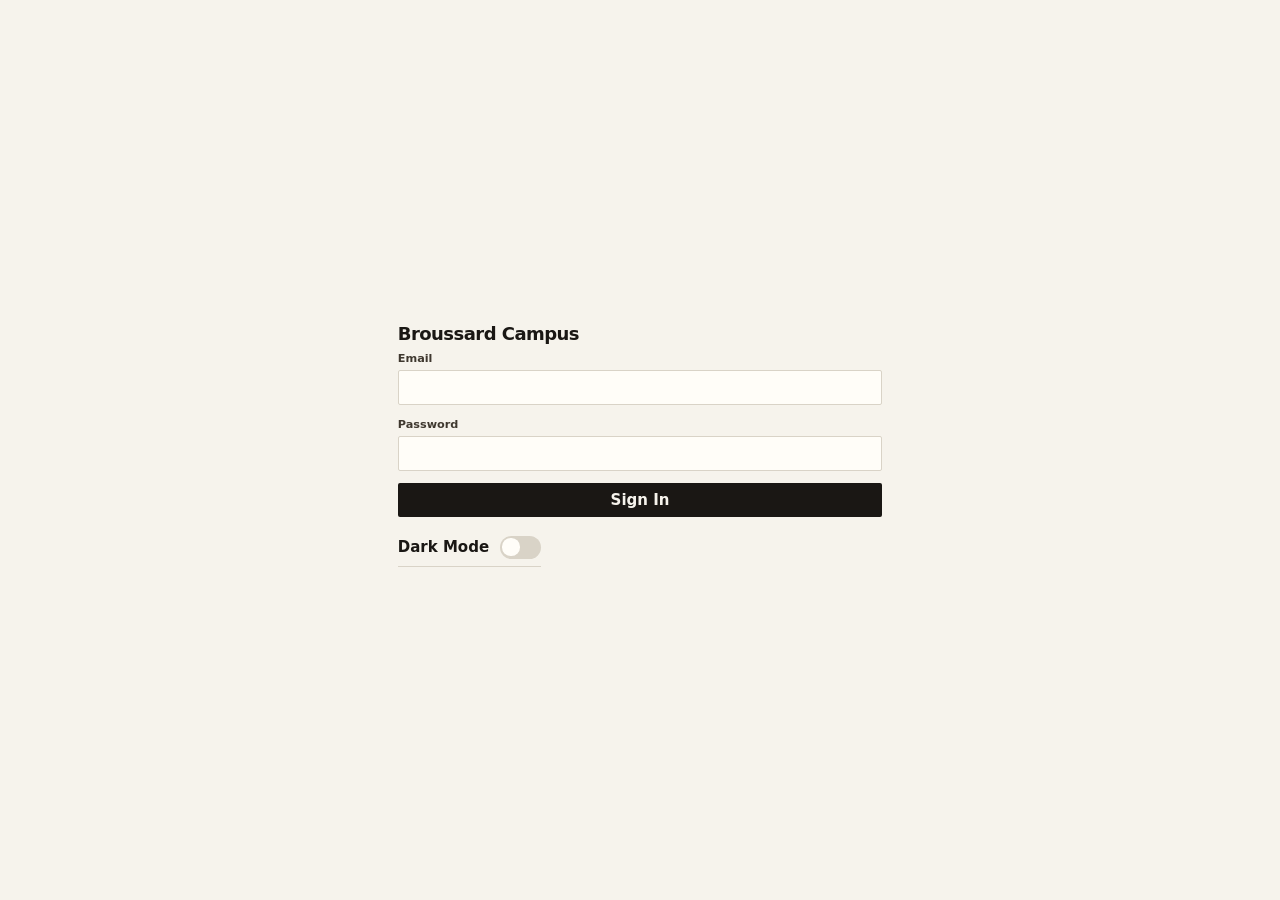
<file: index.html>
<!DOCTYPE html>
<html lang="en">
<head>
  <meta charset="utf-8">
  <meta name="viewport" content="width=device-width, initial-scale=1">
  <title>Broussard Campus</title>
  <script>
    try {
      if (localStorage.getItem("jsw.theme") === "dark") document.documentElement.setAttribute("data-theme", "dark");
    } catch (error) {}
  </script>
  <link rel="stylesheet" href="styles.css?v=36">
</head>
<body>
  <div id="app"></div>
  <script src="config.js?v=2"></script>
  <script src="model.js?v=18"></script>
  <script src="supabase.js?v=1"></script>
  <script src="app.js?v=44"></script>
</body>
</html>
</file>
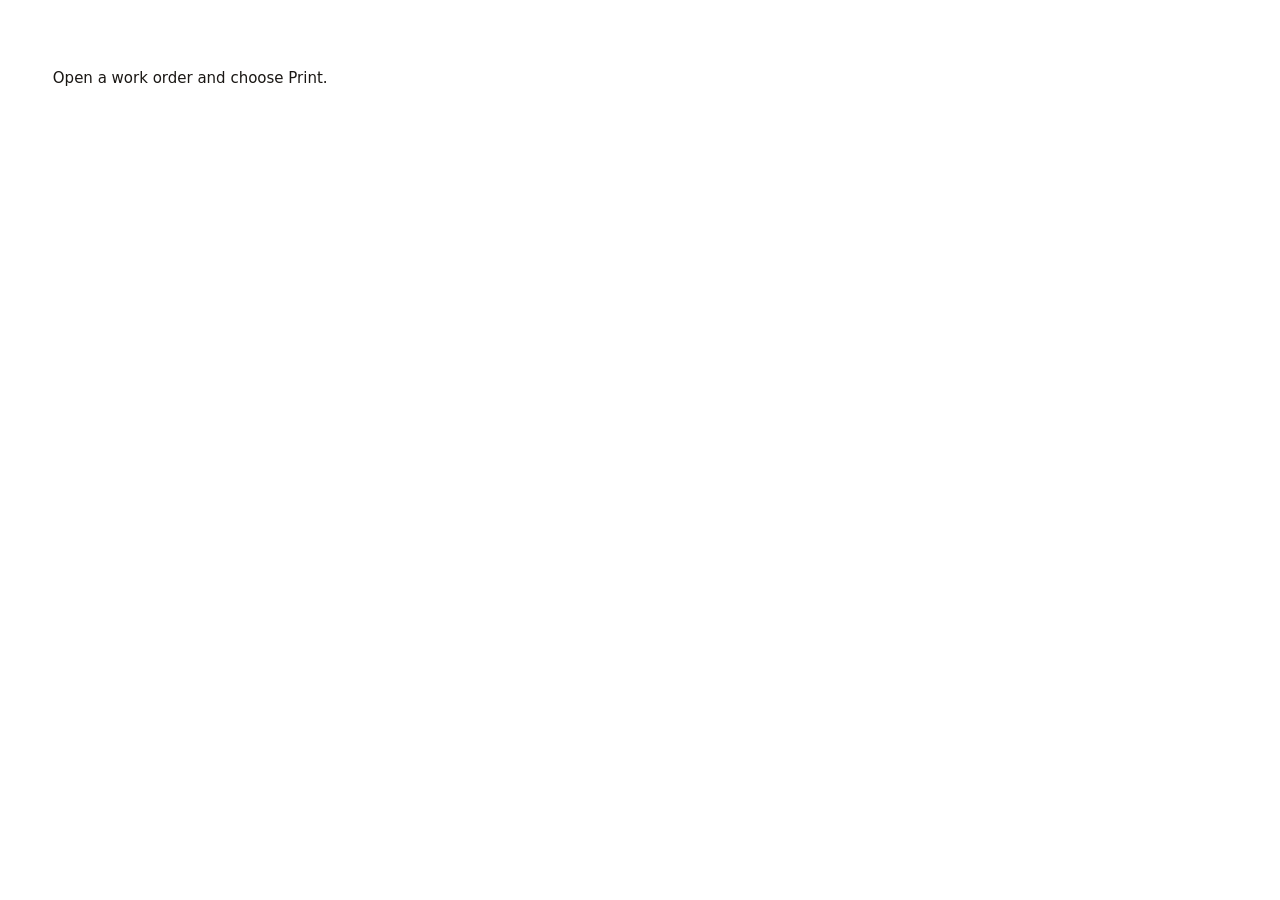
<file: print.html>
<!DOCTYPE html>
<html lang="en">
<head>
  <meta charset="utf-8">
  <meta name="viewport" content="width=device-width, initial-scale=1">
  <title>Print work order</title>
  <link rel="stylesheet" href="styles.css?v=15">
  <style>
    html, body.print-page {
      margin: 0;
      background: #fff;
      color: #1a1714;
    }
    body.print-page {
      padding: 0.55in;
    }
    @media print {
      body.print-page { padding: 0; }
      .print-sheet {
        max-width: none;
        margin: 0;
        padding: 0;
        box-shadow: none;
        border-radius: 0;
      }
    }
  </style>
</head>
<body class="print-page">
  <p class="print-missing">Open a work order and choose Print.</p>
  <script>
    (function () {
      var params = new URLSearchParams(window.location.search);
      var raw = params.get("job");
      if (!raw) return;
      var job = JSON.parse(raw);
      document.title = job.title || "Work order";
      document.body.innerHTML = job.html || "";
      function startPrint() {
        setTimeout(function () { window.print(); }, 250);
      }
      if (document.readyState === "complete") startPrint();
      else window.addEventListener("load", startPrint);
    })();
  </script>
</body>
</html>
</file>
<file: styles.css>
:root {
  --bg: #f6f3ec;
  --surface: #fffdf8;
  --ink: #1a1714;
  --muted: #3f382f;
  --line: #1a1714;
  --line-soft: #d9d3c7;
  --accent: #1a1714;
  --accent-ink: #f6f3ec;
  --danger: #9f1239;
  --danger-ink: #fff;
  --chip-fg: #fff;
  --c-over: #9f1239;
  --c-go: #0f6b4c;
  --c-new: #1d4e89;
  --c-wait: #c05621;
  --c-done: #5b3f86;
  --c-muted: #5c5348;
  --error-bg: #fdecec;
  --error-fg: #7f1d1d;
  --ok-bg: #e5f6ee;
  --ok-fg: #14532d;
  --shadow: none;
  --radius: 2px;
  color: var(--ink);
  background: var(--bg);
  color-scheme: light;
  font-family: "Segoe UI Variable", "Segoe UI", ui-sans-serif, system-ui, sans-serif;
  font-size: 15px;
  line-height: 1.35;
}

:root[data-theme="dark"] {
  --bg: #121418;
  --surface: #1c2128;
  --ink: #f4f0e6;
  --muted: #ddd6c8;
  --line: #f4f0e6;
  --line-soft: #3a414c;
  --accent: #f4f0e6;
  --accent-ink: #121418;
  --danger: #ffb4a2;
  --danger-ink: #121418;
  --chip-fg: #121418;
  --c-over: #ffb4a2;
  --c-go: #8ee0c2;
  --c-new: #b9cdf7;
  --c-wait: #f0c078;
  --c-done: #d4c4f5;
  --c-muted: #c9c1b2;
  --error-bg: #3a2424;
  --error-fg: #ffd0d0;
  --ok-bg: #1a332b;
  --ok-fg: #c8f3df;
  color-scheme: dark;
}

* { box-sizing: border-box; }

body {
  margin: 0;
  min-height: 100dvh;
  background: var(--bg);
  color: var(--ink);
}

button, input, select, textarea { font: inherit; color: inherit; }

button { cursor: pointer; }

#app {
  max-width: 34rem;
  margin: 0 auto;
  padding: max(0.75rem, env(safe-area-inset-top)) 0.85rem max(1rem, env(safe-area-inset-bottom));
}

header { display: grid; gap: 0.65rem; margin-bottom: 0.35rem; }

.sr-only {
  position: absolute;
  width: 1px;
  height: 1px;
  padding: 0;
  margin: -1px;
  overflow: hidden;
  clip: rect(0, 0, 0, 0);
  white-space: nowrap;
  border: 0;
}

.mast { margin: 0.4rem 0 0.2rem; }

.gate {
  min-height: calc(100dvh - max(1rem, env(safe-area-inset-top)) - max(1.25rem, env(safe-area-inset-bottom)));
  display: flex;
  flex-direction: column;
  justify-content: center;
}

.gate-copy { margin: 0 0 0.15rem; }

.gate-lead {
  margin: 0.35rem 0 0;
  color: var(--muted);
  font-size: 1.05rem;
}

.gate .banner { margin-top: 0.9rem; }

.gate button.switch {
  width: auto;
  align-self: flex-start;
  margin: 0.15rem 0 0;
  gap: 0.75rem;
  border-color: var(--line-soft);
  font-weight: 600;
}

.setup {
  margin: 0;
  color: var(--muted);
  font-size: 0.92rem;
}

h1, h2, h3 { margin: 0; letter-spacing: -0.03em; }

h1 { font-size: 1.2rem; font-weight: 650; }

h2 { font-size: 1.2rem; font-weight: 650; line-height: 1.25; }

h3 {
  margin-bottom: 0.35rem;
  font-size: 0.72rem;
  font-weight: 650;
  color: var(--muted);
}

.who { margin: 0.05rem 0 0; color: var(--muted); font-size: 0.82rem; }

.topbar, .page-head, .actions, .job-top {
  display: flex;
  align-items: center;
  justify-content: space-between;
  gap: 0.75rem;
}

.page-head {
  margin: 0.15rem 0 1rem;
  min-height: 1.5rem;
}

.job-top { align-items: center; width: 100%; }

.job-top strong,
.job-top h2 { min-width: 0; }

.job-top .chip { margin-left: auto; }

label {
  display: grid;
  gap: 0.25rem;
  font-size: 0.75rem;
  font-weight: 600;
  color: var(--muted);
}

input, select, textarea {
  width: 100%;
  padding: 0.45rem 0.6rem;
  border: 1px solid var(--line-soft);
  border-radius: 2px;
  background: var(--surface);
  color: var(--ink);
  font-size: 0.95rem;
  font-weight: 450;
}

textarea { min-height: 4.25rem; resize: vertical; }

select {
  appearance: none;
  background-image: url("data:image/svg+xml,%3Csvg xmlns='http://www.w3.org/2000/svg' width='12' height='8' viewBox='0 0 12 8'%3E%3Cpath fill='none' stroke='%231a1714' stroke-width='1.6' d='M1 1.5 6 6.5 11 1.5'/%3E%3C/svg%3E");
  background-repeat: no-repeat;
  background-position: right 0.8rem center;
  padding-right: 2.2rem;
}

:root[data-theme="dark"] select {
  color-scheme: dark;
  background-color: var(--surface);
  color: var(--ink);
  background-image: url("data:image/svg+xml,%3Csvg xmlns='http://www.w3.org/2000/svg' width='12' height='8' viewBox='0 0 12 8'%3E%3Cpath fill='none' stroke='%23f4f0e6' stroke-width='1.6' d='M1 1.5 6 6.5 11 1.5'/%3E%3C/svg%3E");
}

select option {
  background-color: var(--surface);
  color: var(--ink);
}

input:focus, select:focus, textarea:focus, button:focus-visible {
  outline: 2px solid var(--ink);
  outline-offset: 2px;
}

button, .button {
  min-height: 2.25rem;
  padding: 0.35rem 0.7rem;
  border: 1px solid transparent;
  border-radius: 2px;
  background: var(--accent);
  color: var(--accent-ink);
  font-weight: 600;
  text-decoration: none;
  display: inline-flex;
  align-items: center;
  justify-content: center;
}

button.secondary, .button.secondary {
  background: var(--surface);
  color: var(--ink);
  border-color: var(--line-soft);
}

button.text {
  min-height: 1.75rem;
  padding: 0.1rem 0;
  border-color: transparent;
  border-radius: 0;
  background: transparent;
  color: var(--ink);
  font-weight: 650;
  justify-content: flex-start;
}

button.text.danger {
  background: transparent;
  color: var(--danger);
  border-color: transparent;
}

button.danger { background: var(--danger); color: var(--danger-ink); border-color: transparent; }

button:disabled { opacity: 0.55; cursor: wait; }

.topbar > div:first-child { min-width: 0; }

.header-actions {
  display: flex;
  align-items: center;
  gap: 0.45rem;
  flex: none;
}

.topbar .secondary { min-height: 2.4rem; padding-inline: 0.8rem; }

button.icon {
  width: 2.4rem;
  min-width: 2.4rem;
  height: 2.4rem;
  padding: 0;
  border-radius: 0;
  background: transparent;
  color: var(--ink);
  border: none;
}

button.icon svg { width: 18px; height: 18px; }

.sheet-backdrop {
  position: fixed;
  inset: 0;
  z-index: 5;
  display: flex;
  align-items: flex-end;
  justify-content: center;
  background: rgba(0, 0, 0, 0.45);
}

.sheet {
  width: min(34rem, 100%);
  display: grid;
  gap: 0.8rem;
  padding: 1rem 1rem max(1.2rem, env(safe-area-inset-bottom));
  border-radius: 0;
  background: var(--surface);
  color: var(--ink);
  border: 1px solid var(--line-soft);
}

.sheet .sign-out { width: 100%; }

button.switch {
  width: 100%;
  justify-content: space-between;
  background: transparent;
  color: var(--ink);
  border: none;
  border-bottom: 1px solid var(--line-soft);
  border-radius: 0;
  min-height: 2.5rem;
  padding-inline: 0;
  font-weight: 600;
}

.knob {
  width: 2.7rem;
  height: 1.5rem;
  border-radius: 999px;
  background: var(--line-soft);
  position: relative;
  flex: none;
}

.knob::after {
  content: "";
  position: absolute;
  top: 2px;
  left: 2px;
  width: 1.15rem;
  height: 1.15rem;
  border-radius: 50%;
  background: var(--surface);
}

.switch[aria-pressed="true"] .knob { background: var(--accent); }

.switch[aria-pressed="true"] .knob::after {
  left: auto;
  right: 2px;
  background: var(--accent-ink);
}

.access { display: grid; gap: 0.55rem; margin-top: 0.9rem; }
.access .switch { width: 100%; justify-content: space-between; }

.name-form {
  display: grid;
  grid-template-columns: 1fr auto;
  gap: 0.55rem;
  align-items: end;
}

.dock {
  margin-top: 1rem;
}

.dock > .add { width: 100%; min-height: 2.4rem; font-size: 0.95rem; }

.tabs {
  display: grid;
  grid-template-columns: 1fr 1fr 1fr;
  gap: 0.4rem;
  margin-top: 0.45rem;
}

.tabs button {
  background: transparent;
  color: var(--muted);
  border-color: transparent;
  border-radius: 0;
  min-height: 2.2rem;
  font-weight: 600;
}

.tabs button[aria-current="page"] {
  background: transparent;
  color: var(--ink);
  box-shadow: inset 0 -2px 0 var(--ink);
}

.view-switch {
  display: flex;
  gap: 1.15rem;
  margin: 0.1rem 0 0.15rem;
}

.view-switch button {
  min-height: 1.8rem;
  padding: 0.1rem 0;
  border: none;
  border-radius: 0;
  background: transparent;
  color: var(--muted);
  font-weight: 650;
}

.view-switch button[aria-current="page"] {
  color: var(--ink);
  box-shadow: inset 0 -2px 0 var(--ink);
}

.page-title { margin: 0.15rem 0 0.35rem; font-size: 1.15rem; }

.home-switch { margin-top: 0.2rem; }

.activity-day { margin: 0.85rem 0 0.15rem; }

.activity .activity-day:first-child { margin-top: 0.35rem; }

button.day-line .activity-text { color: var(--ink); font-size: 0.9rem; }

.menu { border-bottom: 1px solid var(--line-soft); }

.menu-toggle {
  width: 100%;
  min-height: 2.4rem;
  padding: 0.45rem 0;
  border: none;
  border-radius: 0;
  background: transparent;
  color: var(--ink);
  font-weight: 650;
  display: flex;
  align-items: center;
  justify-content: space-between;
}

.menu-meta {
  color: var(--muted);
  font-size: 0.82rem;
  font-weight: 600;
}

.menu-body { padding-bottom: 0.25rem; }

.menu-body .card-button:last-child { border-bottom: none; }

.day-sheet { margin-top: 0.7rem; }

.day-sheet h3 { margin-bottom: 0.25rem; }

button.day-line {
  width: 100%;
  min-height: 0;
  padding: 0.55rem 0 0.55rem 0.7rem;
  border: none;
  border-left: 3px solid var(--tone, var(--line-soft));
  border-bottom: 1px solid var(--line-soft);
  border-radius: 0;
  background: transparent;
  color: var(--ink);
  font-weight: 450;
  display: grid;
  justify-items: start;
  gap: 0.1rem;
  text-align: left;
}

button.day-line strong { font-size: 0.98rem; }

button.day-line span { color: var(--muted); font-size: 0.82rem; }

.month-bar {
  display: flex;
  align-items: center;
  justify-content: space-between;
  gap: 0.5rem;
  margin: 0.55rem 0 0.15rem;
}

.month-bar h2 { font-size: 1.05rem; }

.month-bar .text { min-width: 2.8rem; justify-content: center; }

.cal {
  display: grid;
  grid-template-columns: repeat(7, minmax(0, 1fr));
}

.cal-dow {
  text-align: center;
  padding: 0.35rem 0;
  color: var(--muted);
  font-size: 0.68rem;
  font-weight: 650;
  letter-spacing: 0.04em;
}

button.cal-day {
  width: 100%;
  min-height: 2.65rem;
  padding: 0.22rem 0 0.12rem;
  border: none;
  border-radius: 0;
  background: transparent;
  color: var(--ink);
  font-weight: 500;
  display: flex;
  flex-direction: column;
  align-items: center;
  justify-content: flex-start;
  gap: 0.08rem;
}

button.cal-day.outside { color: var(--muted); }

button.cal-day.today .cal-num { font-weight: 750; }

button.cal-day[aria-pressed="true"] .cal-num {
  font-weight: 750;
  box-shadow: inset 0 -2px 0 var(--ink);
}

.cal-count {
  font-size: 0.62rem;
  line-height: 1;
  font-weight: 650;
  color: var(--muted);
}

button.cal-day .cal-count.overdue { color: var(--c-over); }

.card, form.card, .banner, .empty {
  background: transparent;
  border: none;
  border-radius: 0;
  padding: 0;
  margin: 0.7rem 0;
}

:root, :root[data-theme="dark"] { --card-line: var(--line-soft); }

.card { display: grid; gap: 0.35rem; }

.record {
  display: grid;
  gap: 0.35rem;
  margin: 0 0 0.2rem;
  padding: 0 0 0.15rem 0.75rem;
  border-left: 3px solid var(--tone, var(--line-soft));
}

.record p, .card p, form.card p { margin: 0; }

.record .where { margin-top: 0.05rem; font-size: 1rem; }

.lead { margin-top: 0.35rem; line-height: 1.45; }

.spec {
  display: grid;
  grid-template-columns: 5.4rem minmax(0, 1fr);
  gap: 0.4rem 0.7rem;
  margin: 0.55rem 0 0.15rem;
  align-items: center;
}

.spec dt {
  margin: 0;
  color: var(--muted);
  font-size: 0.68rem;
  font-weight: 650;
}

.spec dd { margin: 0; min-width: 0; }

.spec select,
.spec select:focus,
:root[data-theme="dark"] .spec select,
:root[data-theme="dark"] .spec select:focus {
  min-height: 2rem;
  padding-left: 0;
  border: none;
  border-bottom: 1px solid var(--line-soft);
  border-radius: 0;
  background-color: var(--bg);
  color: var(--ink);
}

.spec select option,
:root[data-theme="dark"] .spec select option {
  background-color: var(--bg);
  color: var(--ink);
}

.spec .text, .links .text { display: inline-flex; min-height: 0; font-weight: 600; }

.follower { margin-right: 0.7rem; }

.follower-add { display: block; margin-top: 0.15rem; }

section.card,
#status-form,
#note-form {
  background: transparent;
  border: none;
  border-radius: 0;
  border-top: 1px solid var(--line-soft);
  padding: 0.9rem 0 0.15rem;
  margin: 0.55rem 0 0;
  gap: 0.55rem;
}

.links { display: flex; flex-wrap: wrap; gap: 1rem; margin: 0.15rem 0 0; }

#sign-in, #order-form, #equipment-form { gap: 0.8rem; margin-top: 0.2rem; }

#sign-in button[type="submit"],
#order-form button[type="submit"],
#equipment-form button[type="submit"],
#status-form button[type="submit"],
#note-form button[type="submit"] { width: 100%; }

#order-form .actions, #equipment-form .actions { display: grid; grid-template-columns: 1fr; gap: 0.15rem; }

#order-form .actions .text, #equipment-form .actions .text { justify-content: center; width: 100%; }

button.card, .card-button {
  width: 100%;
  text-align: left;
  background: transparent;
  color: var(--ink);
  border: none;
  border-radius: 0;
  border-bottom: 1px solid var(--line-soft);
  border-left: 3px solid var(--tone, var(--line-soft));
  display: grid;
  grid-template-columns: minmax(0, 1fr);
  justify-content: stretch;
  justify-items: stretch;
  gap: 0.12rem;
  margin: 0;
  padding: 0.75rem 0.15rem 0.75rem 0.7rem;
  font-weight: 450;
}

.card-button strong { font-size: 0.98rem; letter-spacing: -0.02em; }

.where { font-size: 0.88rem; }

.facts { font-size: 0.78rem; }

.facts, .meta, .activity, .muted, .who { color: var(--muted); font-weight: 400; }

.banner { box-shadow: none; padding: 0.55rem 0.65rem; }

.banner.error { background: var(--error-bg); border-color: transparent; color: var(--error-fg); }

button.banner {
  width: 100%;
  justify-content: flex-start;
  text-align: left;
  font-weight: 600;
  white-space: normal;
}

.budget-alerts { display: grid; gap: 0.35rem; margin: 0.35rem 0 0.6rem; }

.code-row {
  display: grid;
  grid-template-columns: 1fr 0.8fr auto;
  gap: 0.45rem;
  align-items: end;
}

.tracker { display: grid; gap: 0.2rem; }

.tracker-top {
  display: flex;
  justify-content: space-between;
  gap: 0.5rem;
  font-size: 0.86rem;
}

.track {
  height: 0.35rem;
  background: var(--line-soft);
  border-radius: 2px;
}

.track > span { display: block; height: 100%; background: var(--c-go); }

.tracker.over .track > span { background: var(--c-over); }

.tracker p { margin: 0; color: var(--muted); font-size: 0.82rem; }

.banner.ok { background: var(--ok-bg); border-color: transparent; color: var(--ok-fg); }

.empty {
  text-align: left;
  color: var(--muted);
  padding: 0.4rem 0;
}

.chip {
  display: inline-flex;
  align-items: center;
  flex: none;
  padding: 0.08rem 0.38rem;
  border-radius: 2px;
  background: var(--c-muted);
  color: var(--chip-fg);
  font-size: 0.68rem;
  font-weight: 650;
  letter-spacing: 0.02em;
}

.tone-overdue { --tone: var(--c-over); }
.tone-in_progress, .tone-active { --tone: var(--c-go); }
.tone-new { --tone: var(--c-new); }
.tone-waiting { --tone: var(--c-wait); }
.tone-done { --tone: var(--c-done); }
.tone-canceled, .tone-retired { --tone: var(--c-muted); }
.chip.overdue { background: var(--c-over); }
.chip.in_progress, .chip.active { background: var(--c-go); }
.chip.new { background: var(--c-new); }
.chip.waiting { background: var(--c-wait); }
.chip.done { background: var(--c-done); }
.chip.canceled, .chip.retired { background: var(--c-muted); }

.filters {
  display: grid;
  grid-template-columns: 1fr 1fr;
  gap: 0.65rem;
  margin: 0.35rem 0 0.2rem;
}

fieldset {
  margin: 0.15rem 0 0;
  border: none;
  border-top: 1px solid var(--line-soft);
  border-radius: 0;
  padding: 0.75rem 0 0;
}

legend { padding: 0; font-size: 0.72rem; font-weight: 650; color: var(--muted); }

fieldset label {
  display: flex;
  align-items: center;
  gap: 0.65rem;
  padding: 0.45rem 0;
  font-size: 0.95rem;
  font-weight: 500;
  color: var(--ink);
}

fieldset input[type="checkbox"] {
  width: 1.15rem;
  height: 1.15rem;
  margin: 0;
  accent-color: var(--ink);
}

.actions { justify-content: flex-start; flex-wrap: wrap; gap: 0.85rem; }

.file-row {
  display: grid;
  gap: 0.3rem;
  padding: 0.75rem 0;
  border-top: 1px solid var(--line-soft);
}

.file-row button[data-action="open-file"] {
  justify-content: flex-start;
  min-height: 0;
  padding: 0;
  background: transparent;
  color: var(--ink);
  border-color: transparent;
  font-weight: 700;
}

dialog {
  border: 1px solid var(--line-soft);
  border-radius: 2px;
  padding: 1.1rem;
  max-width: 24rem;
  width: calc(100% - 2rem);
  background: var(--surface);
  color: var(--ink);
}

dialog::backdrop { background: rgba(0, 0, 0, 0.55); }

dialog img {
  width: 100%;
  max-width: 100%;
  border-radius: 12px;
  margin: 0.4rem 0;
}

ul { margin: 0.2rem 0; padding-left: 1.1rem; }

.activity { list-style: none; margin: 0; padding: 0; }

.activity li {
  margin: 0;
  padding: 0.45rem 0 0.45rem 0.75rem;
  border-left: 2px solid var(--line-soft);
  font-size: 0.88rem;
  line-height: 1.35;
}

input[type="file"] {
  padding: 0.2rem 0;
  border: none;
  background: transparent;
  font-size: 0.9rem;
}

.print-preview {
  position: fixed;
  inset: 0;
  z-index: 8;
  overflow: auto;
  background: #14110e;
  padding: 0 0.75rem max(1.25rem, env(safe-area-inset-bottom));
}

.print-toolbar {
  position: sticky;
  top: 0;
  z-index: 1;
  display: flex;
  gap: 0.55rem;
  max-width: 40rem;
  margin: 0 auto;
  padding: max(0.75rem, env(safe-area-inset-top)) 0 0.75rem;
  background: #14110e;
}

.print-toolbar button { flex: 1; }

.print-sheet {
  display: block;
  max-width: 40rem;
  margin: 0 auto;
  padding: 1.25rem 1.15rem 1.35rem;
  background: #fff;
  color: #1a1714;
  border-radius: 4px;
  box-shadow: 0 18px 44px rgba(0, 0, 0, 0.2);
}

.print-brand {
  display: flex;
  align-items: center;
  gap: 0.85rem;
  padding-bottom: 0.85rem;
  border-bottom: 2px solid #1a1714;
}

.print-logo {
  width: 3.1rem;
  height: 3.1rem;
  flex: none;
  display: block;
}

#print-root { display: none; }

body.printing {
  background: #fff !important;
}

body.printing > :not(#print-root) {
  display: none !important;
}

body.printing #print-root,
body.printing #print-root .print-sheet {
  display: block !important;
  position: static !important;
  width: auto;
  max-width: none;
  height: auto;
  margin: 0;
  overflow: visible;
  background: #fff !important;
  color: #1a1714 !important;
  box-shadow: none;
  border-radius: 0;
}

.print-campus {
  margin: 0;
  font-size: 1.35rem;
  font-weight: 750;
  letter-spacing: -0.03em;
  line-height: 1.1;
}

.print-doc {
  margin: 0.15rem 0 0;
  color: #5c5348;
  font-size: 0.82rem;
  font-weight: 700;
}

.print-title {
  display: flex;
  align-items: flex-start;
  justify-content: space-between;
  gap: 0.75rem;
  margin-top: 1rem;
}

.print-id {
  margin: 0;
  color: #5c5348;
  font-size: 0.78rem;
  font-weight: 800;
  letter-spacing: 0.08em;
}

.print-sheet h1 {
  margin: 0.12rem 0 0;
  font-size: 1.7rem;
  line-height: 1.15;
}

.print-where {
  margin: 0.25rem 0 0;
  font-size: 1.05rem;
}

.print-status {
  flex: none;
  margin: 0.15rem 0 0;
  padding: 0.28rem 0.6rem;
  border-radius: 999px;
  background: #1d4e89;
  color: #fff;
  font-size: 0.72rem;
  font-weight: 800;
  -webkit-print-color-adjust: exact;
  print-color-adjust: exact;
}

.print-status.in_progress { background: #0f6b4c; }
.print-status.waiting { background: #c05621; }
.print-status.done { background: #5b3f86; }
.print-status.canceled { background: #5c5348; }
.print-status.overdue { background: #9f1239; }

.print-facts {
  display: grid;
  grid-template-columns: 1fr 1fr;
  margin-top: 1rem;
  border-top: 1px solid #d9d3c7;
  border-left: 1px solid #d9d3c7;
}

.print-fact {
  padding: 0.55rem 0.7rem 0.6rem;
  border-right: 1px solid #d9d3c7;
  border-bottom: 1px solid #d9d3c7;
}

.print-fact.wide { grid-column: 1 / -1; }

.print-fact span {
  display: block;
  color: #5c5348;
  font-size: 0.68rem;
  font-weight: 800;
}

.print-fact strong {
  display: block;
  margin-top: 0.18rem;
  font-size: 1rem;
  font-weight: 650;
}

.print-block { margin-top: 1.05rem; }

.print-block h2 {
  margin: 0 0 0.35rem;
  font-size: 0.72rem;
  font-weight: 800;
  color: #5c5348;
}

.print-block p,
.print-note p {
  margin: 0;
  white-space: pre-wrap;
  font-size: 1.02rem;
  line-height: 1.45;
}

.print-note {
  padding: 0.65rem 0.75rem;
  margin-top: 0.4rem;
  background: #f6f3ec;
  border-left: 3px solid #1a1714;
  -webkit-print-color-adjust: exact;
  print-color-adjust: exact;
}

.print-meta {
  margin-top: 0.3rem !important;
  color: #5c5348;
  font-size: 0.82rem !important;
}

.print-block ul { margin: 0.2rem 0 0; padding-left: 1.1rem; }

.print-steps { list-style: none; margin: 0.35rem 0 0; padding: 0; }

.print-steps li {
  display: flex;
  align-items: flex-start;
  gap: 0.5rem;
  margin: 0.28rem 0;
}

.print-mark {
  width: 0.85rem;
  height: 0.85rem;
  margin-top: 0.15rem;
  border: 1.5px solid #1a1714;
  display: inline-flex;
  align-items: center;
  justify-content: center;
  flex: none;
  font-size: 0.68rem;
  line-height: 1;
}

.print-step-copy { display: grid; }

.print-step-who {
  color: #5c5348;
  font-size: 0.78rem;
}

.print-steps .done .print-step-text {
  color: #5c5348;
  text-decoration: line-through;
}

.steps {
  list-style: none;
  margin: 0;
  padding: 0;
  display: grid;
  gap: 0;
}

.step {
  display: grid;
  grid-template-columns: auto minmax(0, 1fr) 8rem auto;
  align-items: center;
  gap: 0.4rem;
  padding: 0.45rem 0;
  border-bottom: 1px solid var(--line-soft);
}

.step span { line-height: 1.3; }

.step.is-done .step-text {
  color: var(--muted);
  text-decoration: line-through;
}

.step.viewer { grid-template-columns: auto minmax(0, 1fr) auto; }

.step-who { font-size: 0.75rem; text-align: right; }

.step-person,
.step-assign {
  display: block;
  grid-column: auto;
}

.step select,
.step-add select {
  min-height: 1.9rem;
  padding: 0.15rem 1.25rem 0.15rem 0.4rem;
  font-size: 0.75rem;
  border-radius: 2px;
  background-position: right 0.35rem center;
}

button.check {
  width: 1.35rem;
  min-width: 1.35rem;
  height: 1.35rem;
  min-height: 1.35rem;
  padding: 0;
  border-radius: 2px;
  border: 1px solid var(--line);
  background: var(--bg);
  color: var(--ink);
  font-size: 0.95rem;
}

button.check[aria-pressed="true"] {
  background: var(--accent);
  color: var(--accent-ink);
  border-color: transparent;
}

button.step-remove {
  min-height: 1.7rem;
  min-width: 1.7rem;
  width: 1.7rem;
  padding: 0;
  border: none;
  background: transparent;
  color: var(--muted);
  font-size: 1rem;
  font-weight: 500;
}

.step-add {
  display: grid;
  grid-template-columns: minmax(0, 1fr) 8rem auto;
  gap: 0.35rem;
  align-items: center;
  margin-top: 0.45rem;
}

.print-foot {
  margin: 1.2rem 0 0;
  padding-top: 0.7rem;
  border-top: 1px solid #d9d3c7;
  color: #5c5348;
  font-size: 0.75rem;
}

@media print {
  @page { margin: 0.55in; }

  html, body {
    background: #fff !important;
    color: #1a1714 !important;
  }

  #app {
    max-width: none;
    padding: 0;
  }

  body:has(#print-root) > :not(#print-root) { display: none !important; }

  #print-root,
  #print-root .print-sheet {
    display: block !important;
    position: static !important;
    max-width: none;
    margin: 0;
    padding: 0;
    background: #fff !important;
    box-shadow: none;
    border-radius: 0;
  }

  .print-preview {
    position: static;
    overflow: visible;
    background: #fff;
    padding: 0;
  }

  .print-sheet {
    max-width: none;
    margin: 0;
    padding: 0;
    border-radius: 0;
    box-shadow: none;
  }
}
</file>
